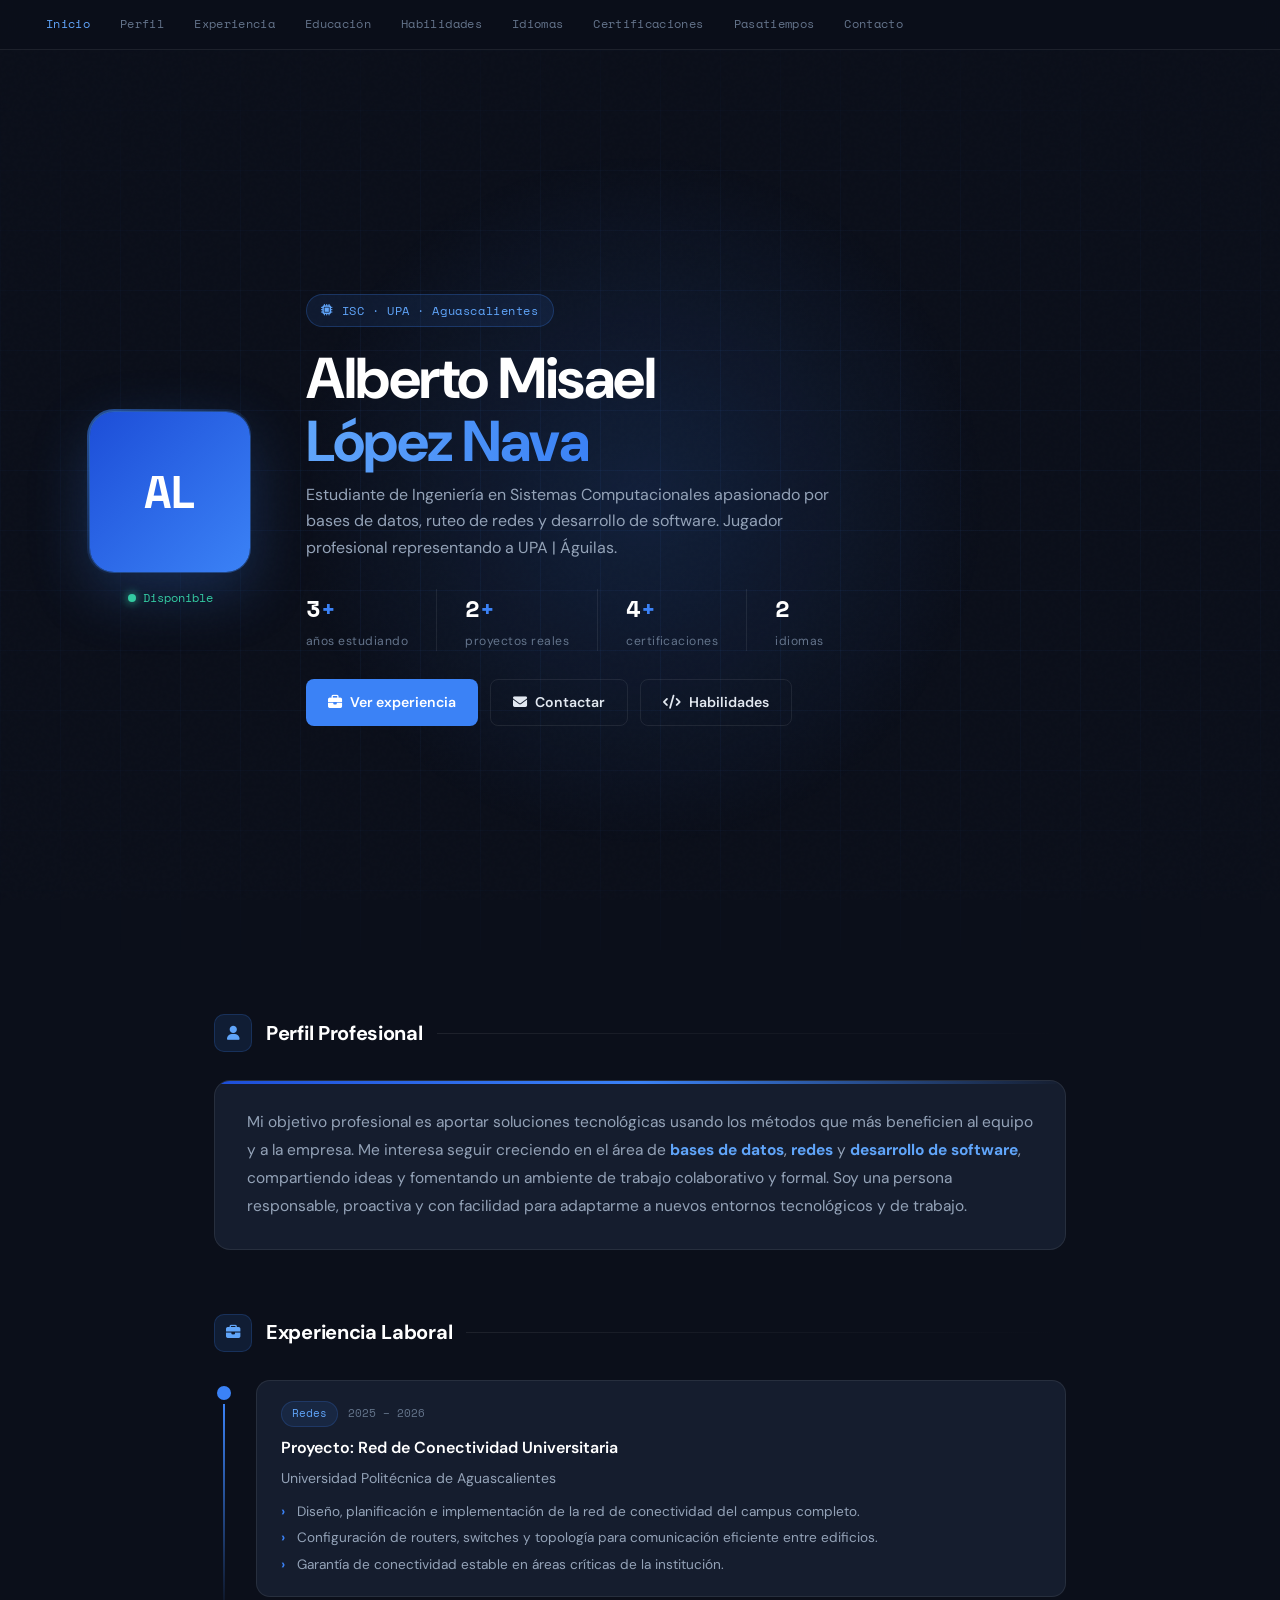
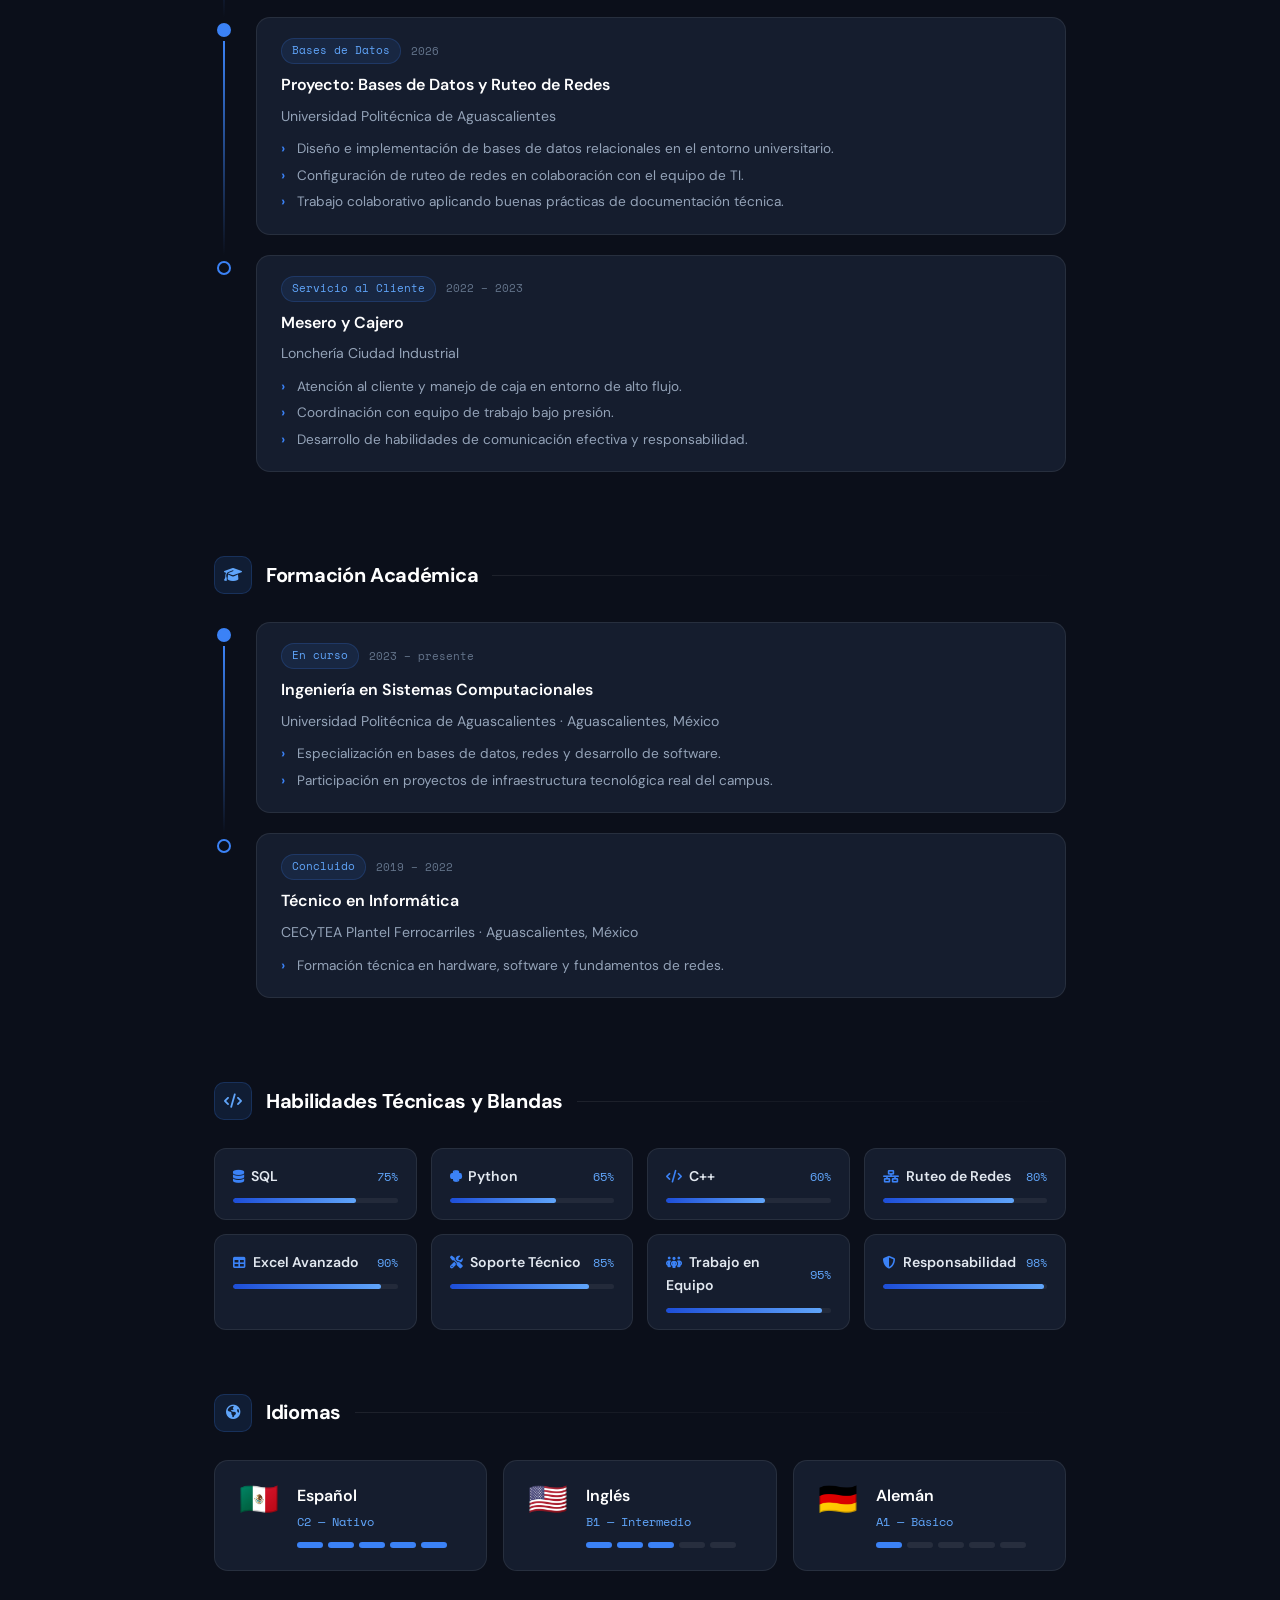
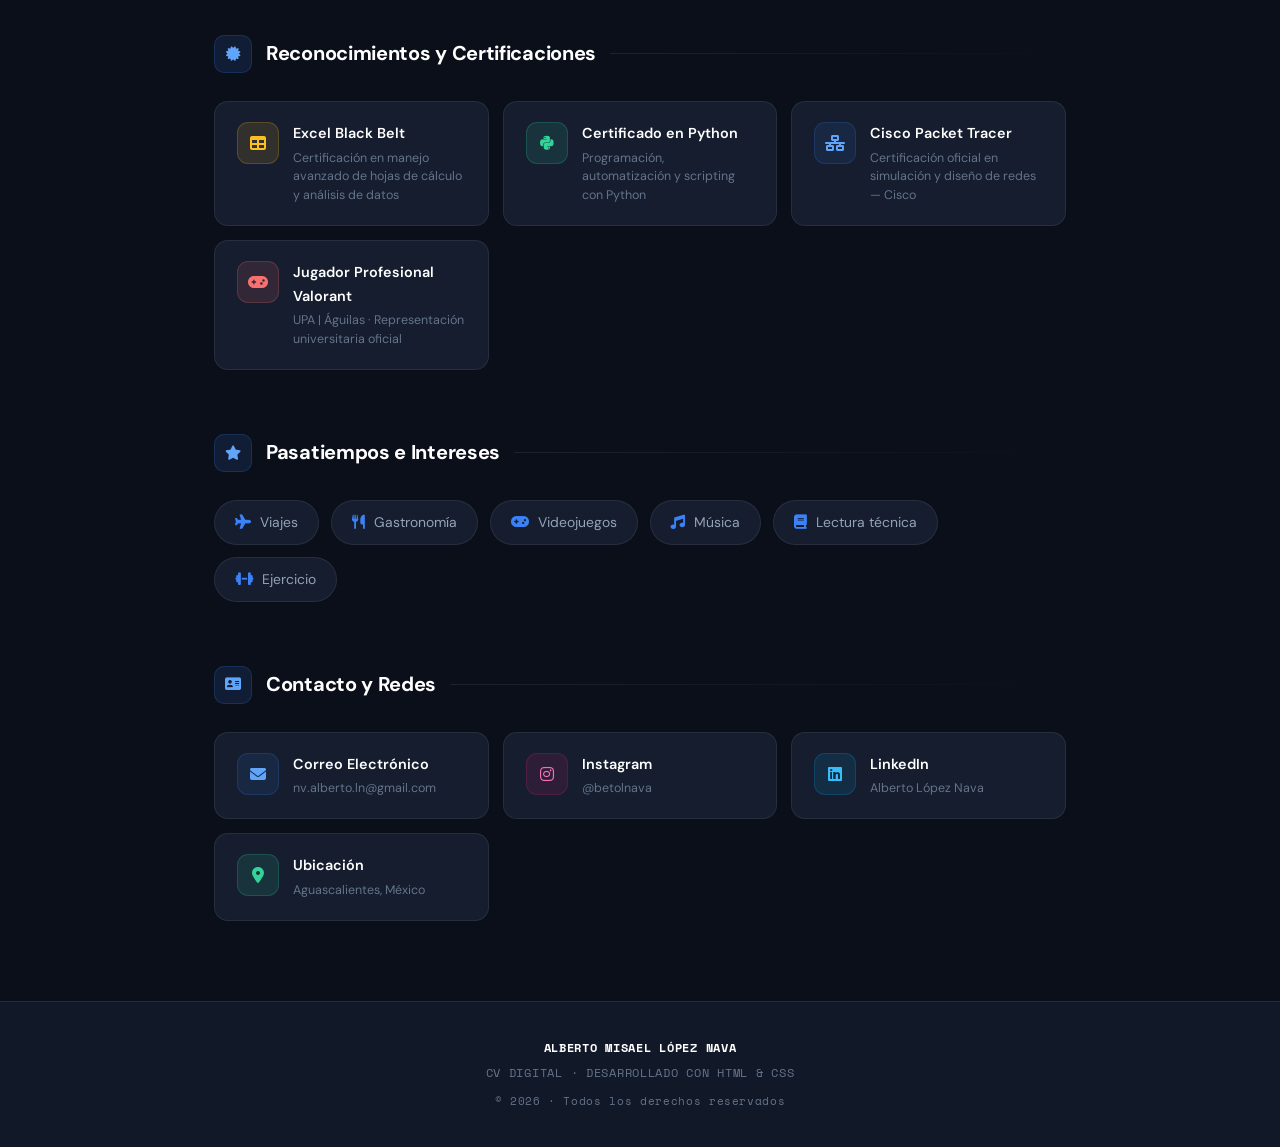
<file: index.html>
<!DOCTYPE html>
<html lang="es">
<head>
  <meta charset="UTF-8">
  <meta name="viewport" content="width=device-width, initial-scale=1.0">
  <title>Alberto Misael López Nava — CV Digital</title>
  <link rel="preconnect" href="https://fonts.googleapis.com">
  <link rel="preconnect" href="https://fonts.gstatic.com" crossorigin>
  <link href="https://fonts.googleapis.com/css2?family=DM+Sans:ital,opsz,wght@0,9..40,300;0,9..40,400;0,9..40,500;0,9..40,600;0,9..40,700;1,9..40,300&family=Space+Mono:wght@400;700&display=swap" rel="stylesheet">
  <link rel="stylesheet" href="https://cdnjs.cloudflare.com/ajax/libs/font-awesome/6.5.0/css/all.min.css">
  <link rel="stylesheet" href="styles.css">
</head>
<body>

<nav>
  <a href="#inicio">Inicio</a>
  <a href="#perfil">Perfil</a>
  <a href="#experiencia">Experiencia</a>
  <a href="#educacion">Educación</a>
  <a href="#habilidades">Habilidades</a>
  <a href="#idiomas">Idiomas</a>
  <a href="#reconocimientos">Certificaciones</a>
  <a href="#pasatiempos">Pasatiempos</a>
  <a href="#contacto">Contacto</a>
</nav>

<header class="hero" id="inicio">
  <div class="hero-grid-bg"></div>
  <div class="hero-glow"></div>

  <div class="hero-inner">
    <div class="avatar-wrap">
      <div class="avatar">AL</div>
      <div class="status-dot">Disponible</div>
    </div>

    <div class="hero-text">
      <div class="chip">
        <i class="fa-solid fa-microchip"></i>
        ISC · UPA · Aguascalientes
      </div>
      <h1>Alberto Misael<br><span>López Nava</span></h1>
      <p class="subtitle">
        Estudiante de Ingeniería en Sistemas Computacionales apasionado por bases de datos,
        ruteo de redes y desarrollo de software. Jugador profesional representando a UPA&nbsp;|&nbsp;Águilas.
      </p>

      <div class="stats-row">
        <div class="stat">
          <span class="stat-num">3<span>+</span></span>
          <span class="stat-label">años estudiando</span>
        </div>
        <div class="stat-divider"></div>
        <div class="stat">
          <span class="stat-num">2<span>+</span></span>
          <span class="stat-label">proyectos reales</span>
        </div>
        <div class="stat-divider"></div>
        <div class="stat">
          <span class="stat-num">4<span>+</span></span>
          <span class="stat-label">certificaciones</span>
        </div>
        <div class="stat-divider"></div>
        <div class="stat">
          <span class="stat-num">2</span>
          <span class="stat-label">idiomas</span>
        </div>
      </div>

      <div class="hero-buttons">
        <a class="btn btn-solid" href="#experiencia">
          <i class="fa-solid fa-briefcase"></i> Ver experiencia
        </a>
        <a class="btn btn-ghost" href="mailto:nv.alberto.ln@gmail.com">
          <i class="fa-solid fa-envelope"></i> Contactar
        </a>
        <a class="btn btn-ghost" href="#habilidades">
          <i class="fa-solid fa-code"></i> Habilidades
        </a>
      </div>
    </div>
  </div>
</header>

<main>

  <section id="perfil" class="reveal">
    <div class="section-head">
      <div class="icon-box"><i class="fa-solid fa-user"></i></div>
      <h2>Perfil Profesional</h2>
      <div class="line"></div>
    </div>
    <div class="perfil-card">
      <p>
        Mi objetivo profesional es aportar soluciones tecnológicas usando los métodos que más
        beneficien al equipo y a la empresa. Me interesa seguir creciendo en el área de
        <strong style="color:var(--accent2)">bases de datos</strong>,
        <strong style="color:var(--accent2)">redes</strong> y
        <strong style="color:var(--accent2)">desarrollo de software</strong>,
        compartiendo ideas y fomentando un ambiente de trabajo colaborativo y formal.
        Soy una persona responsable, proactiva y con facilidad para adaptarme a nuevos entornos
        tecnológicos y de trabajo.
      </p>
    </div>
  </section>

  <section id="experiencia" class="reveal">
    <div class="section-head">
      <div class="icon-box"><i class="fa-solid fa-briefcase"></i></div>
      <h2>Experiencia Laboral</h2>
      <div class="line"></div>
    </div>

    <div class="timeline">

      <div class="tl-item">
        <div class="tl-spine">
          <div class="tl-dot filled"></div>
          <div class="tl-line"></div>
        </div>
        <div class="tl-body">
          <div class="tl-meta">
            <span class="tl-tag">Redes</span>
            <span class="tl-date">2025 – 2026</span>
          </div>
          <h3>Proyecto: Red de Conectividad Universitaria</h3>
          <p>Universidad Politécnica de Aguascalientes</p>
          <ul class="tl-bullets">
            <li>Diseño, planificación e implementación de la red de conectividad del campus completo.</li>
            <li>Configuración de routers, switches y topología para comunicación eficiente entre edificios.</li>
            <li>Garantía de conectividad estable en áreas críticas de la institución.</li>
          </ul>
        </div>
      </div>

      <div class="tl-item">
        <div class="tl-spine">
          <div class="tl-dot filled"></div>
          <div class="tl-line"></div>
        </div>
        <div class="tl-body">
          <div class="tl-meta">
            <span class="tl-tag">Bases de Datos</span>
            <span class="tl-date">2026</span>
          </div>
          <h3>Proyecto: Bases de Datos y Ruteo de Redes</h3>
          <p>Universidad Politécnica de Aguascalientes</p>
          <ul class="tl-bullets">
            <li>Diseño e implementación de bases de datos relacionales en el entorno universitario.</li>
            <li>Configuración de ruteo de redes en colaboración con el equipo de TI.</li>
            <li>Trabajo colaborativo aplicando buenas prácticas de documentación técnica.</li>
          </ul>
        </div>
      </div>

      <div class="tl-item">
        <div class="tl-spine">
          <div class="tl-dot"></div>
          <div class="tl-line"></div>
        </div>
        <div class="tl-body">
          <div class="tl-meta">
            <span class="tl-tag">Servicio al Cliente</span>
            <span class="tl-date">2022 – 2023</span>
          </div>
          <h3>Mesero y Cajero</h3>
          <p>Lonchería Ciudad Industrial</p>
          <ul class="tl-bullets">
            <li>Atención al cliente y manejo de caja en entorno de alto flujo.</li>
            <li>Coordinación con equipo de trabajo bajo presión.</li>
            <li>Desarrollo de habilidades de comunicación efectiva y responsabilidad.</li>
          </ul>
        </div>
      </div>

    </div>
  </section>

  <section id="educacion" class="reveal">
    <div class="section-head">
      <div class="icon-box"><i class="fa-solid fa-graduation-cap"></i></div>
      <h2>Formación Académica</h2>
      <div class="line"></div>
    </div>

    <div class="timeline">

      <div class="tl-item">
        <div class="tl-spine">
          <div class="tl-dot filled"></div>
          <div class="tl-line"></div>
        </div>
        <div class="tl-body">
          <div class="tl-meta">
            <span class="tl-tag">En curso</span>
            <span class="tl-date">2023 – presente</span>
          </div>
          <h3>Ingeniería en Sistemas Computacionales</h3>
          <p>Universidad Politécnica de Aguascalientes · Aguascalientes, México</p>
          <ul class="tl-bullets">
            <li>Especialización en bases de datos, redes y desarrollo de software.</li>
            <li>Participación en proyectos de infraestructura tecnológica real del campus.</li>
          </ul>
        </div>
      </div>

      <div class="tl-item">
        <div class="tl-spine">
          <div class="tl-dot"></div>
          <div class="tl-line"></div>
        </div>
        <div class="tl-body">
          <div class="tl-meta">
            <span class="tl-tag">Concluido</span>
            <span class="tl-date">2019 – 2022</span>
          </div>
          <h3>Técnico en Informática</h3>
          <p>CECyTEA Plantel Ferrocarriles · Aguascalientes, México</p>
          <ul class="tl-bullets">
            <li>Formación técnica en hardware, software y fundamentos de redes.</li>
          </ul>
        </div>
      </div>

    </div>
  </section>

  <section id="habilidades" class="reveal">
    <div class="section-head">
      <div class="icon-box"><i class="fa-solid fa-code"></i></div>
      <h2>Habilidades Técnicas y Blandas</h2>
      <div class="line"></div>
    </div>
    <div class="skills-grid" id="skills-grid"></div>
  </section>

  <section id="idiomas" class="reveal">
    <div class="section-head">
      <div class="icon-box"><i class="fa-solid fa-earth-americas"></i></div>
      <h2>Idiomas</h2>
      <div class="line"></div>
    </div>

    <div class="lang-grid">
      <div class="lang-card">
        <div class="lang-flag">🇲🇽</div>
        <div class="lang-info">
          <h3>Español</h3>
          <div class="level">C2 — Nativo</div>
          <div class="lang-dots">
            <div class="lang-dot on"></div><div class="lang-dot on"></div>
            <div class="lang-dot on"></div><div class="lang-dot on"></div>
            <div class="lang-dot on"></div>
          </div>
        </div>
      </div>

      <div class="lang-card">
        <div class="lang-flag">🇺🇸</div>
        <div class="lang-info">
          <h3>Inglés</h3>
          <div class="level">B1 — Intermedio</div>
          <div class="lang-dots">
            <div class="lang-dot on"></div><div class="lang-dot on"></div>
            <div class="lang-dot on"></div><div class="lang-dot"></div>
            <div class="lang-dot"></div>
          </div>
        </div>
      </div>

      <div class="lang-card">
        <div class="lang-flag">🇩🇪</div>
        <div class="lang-info">
          <h3>Alemán</h3>
          <div class="level">A1 — Básico</div>
          <div class="lang-dots">
            <div class="lang-dot on"></div><div class="lang-dot"></div>
            <div class="lang-dot"></div><div class="lang-dot"></div>
            <div class="lang-dot"></div>
          </div>
        </div>
      </div>
    </div>
  </section>

  <section id="reconocimientos" class="reveal">
    <div class="section-head">
      <div class="icon-box"><i class="fa-solid fa-certificate"></i></div>
      <h2>Reconocimientos y Certificaciones</h2>
      <div class="line"></div>
    </div>

    <div class="cert-grid">
      <div class="cert-card">
        <div class="cert-icon" style="background:rgba(251,191,36,0.12);border-color:rgba(251,191,36,0.2);color:#fbbf24;">
          <i class="fa-solid fa-table"></i>
        </div>
        <div>
          <h3>Excel Black Belt</h3>
          <p>Certificación en manejo avanzado de hojas de cálculo y análisis de datos</p>
        </div>
      </div>

      <div class="cert-card">
        <div class="cert-icon" style="background:rgba(52,211,153,0.12);border-color:rgba(52,211,153,0.2);color:#34d399;">
          <i class="fa-brands fa-python"></i>
        </div>
        <div>
          <h3>Certificado en Python</h3>
          <p>Programación, automatización y scripting con Python</p>
        </div>
      </div>

      <div class="cert-card">
        <div class="cert-icon">
          <i class="fa-solid fa-network-wired"></i>
        </div>
        <div>
          <h3>Cisco Packet Tracer</h3>
          <p>Certificación oficial en simulación y diseño de redes — Cisco</p>
        </div>
      </div>

      <div class="cert-card">
        <div class="cert-icon" style="background:rgba(248,113,113,0.12);border-color:rgba(248,113,113,0.2);color:#f87171;">
          <i class="fa-solid fa-gamepad"></i>
        </div>
        <div>
          <h3>Jugador Profesional Valorant</h3>
          <p>UPA | Águilas · Representación universitaria oficial</p>
        </div>
      </div>
    </div>
  </section>

  <section id="pasatiempos" class="reveal">
    <div class="section-head">
      <div class="icon-box"><i class="fa-solid fa-star"></i></div>
      <h2>Pasatiempos e Intereses</h2>
      <div class="line"></div>
    </div>

    <div class="hobby-grid">
      <div class="hobby-pill"><i class="fa-solid fa-plane"></i> Viajes</div>
      <div class="hobby-pill"><i class="fa-solid fa-utensils"></i> Gastronomía</div>
      <div class="hobby-pill"><i class="fa-solid fa-gamepad"></i> Videojuegos</div>
      <div class="hobby-pill"><i class="fa-solid fa-music"></i> Música</div>
      <div class="hobby-pill"><i class="fa-solid fa-book"></i> Lectura técnica</div>
      <div class="hobby-pill"><i class="fa-solid fa-dumbbell"></i> Ejercicio</div>
    </div>
  </section>

  <section id="contacto" class="reveal">
    <div class="section-head">
      <div class="icon-box"><i class="fa-solid fa-address-card"></i></div>
      <h2>Contacto y Redes</h2>
      <div class="line"></div>
    </div>

    <div class="contact-grid">
      <a class="cert-card" href="mailto:nv.alberto.ln@gmail.com">
        <div class="cert-icon">
          <i class="fa-solid fa-envelope"></i>
        </div>
        <div>
          <h3>Correo Electrónico</h3>
          <p>nv.alberto.ln@gmail.com</p>
        </div>
      </a>

      <a class="cert-card" href="https://instagram.com/betolnava" target="_blank" rel="noopener">
        <div class="cert-icon" style="background:rgba(219,39,119,0.12);border-color:rgba(219,39,119,0.2);color:#f472b6;">
          <i class="fa-brands fa-instagram"></i>
        </div>
        <div>
          <h3>Instagram</h3>
          <p>@betolnava</p>
        </div>
      </a>

      <a class="cert-card" href="https://linkedin.com" target="_blank" rel="noopener">
        <div class="cert-icon" style="background:rgba(14,165,233,0.12);border-color:rgba(14,165,233,0.2);color:#38bdf8;">
          <i class="fa-brands fa-linkedin"></i>
        </div>
        <div>
          <h3>LinkedIn</h3>
          <p>Alberto López Nava</p>
        </div>
      </a>

      <div class="cert-card">
        <div class="cert-icon" style="background:rgba(52,211,153,0.12);border-color:rgba(52,211,153,0.2);color:#34d399;">
          <i class="fa-solid fa-location-dot"></i>
        </div>
        <div>
          <h3>Ubicación</h3>
          <p>Aguascalientes, México</p>
        </div>
      </div>
    </div>
  </section>

</main>

<footer>
  <p>ALBERTO MISAEL LÓPEZ NAVA</p>
  <p>CV DIGITAL · DESARROLLADO CON HTML &amp; CSS</p>
  <p style="margin-top:4px; font-size:.68rem;">© 2026 · Todos los derechos reservados</p>
</footer>

<script>
  const skills = [
    { name: 'SQL',               pct: 75, icon: 'fa-database' },
    { name: 'Python',            pct: 65, icon: 'fa-brands fa-python' },
    { name: 'C++',               pct: 60, icon: 'fa-code' },
    { name: 'Ruteo de Redes',    pct: 80, icon: 'fa-network-wired' },
    { name: 'Excel Avanzado',    pct: 90, icon: 'fa-table' },
    { name: 'Soporte Técnico',   pct: 85, icon: 'fa-screwdriver-wrench' },
    { name: 'Trabajo en Equipo', pct: 95, icon: 'fa-people-group' },
    { name: 'Responsabilidad',   pct: 98, icon: 'fa-shield-halved' },
  ];

  const grid = document.getElementById('skills-grid');
  skills.forEach(s => {
    grid.innerHTML += `
      <div class="skill-item">
        <div class="skill-top">
          <span class="skill-name"><i class="fa-solid ${s.icon}" style="margin-right:7px;font-size:.8rem;color:var(--accent)"></i>${s.name}</span>
          <span class="skill-pct">${s.pct}%</span>
        </div>
        <div class="skill-bar-bg">
          <div class="skill-bar-fill" data-pct="${s.pct}"></div>
        </div>
      </div>`;
  });

  const observer = new IntersectionObserver((entries) => {
    entries.forEach(e => {
      if (e.isIntersecting) {
        e.target.classList.add('visible');
        e.target.querySelectorAll('.skill-bar-fill').forEach(bar => {
          bar.style.width = bar.dataset.pct + '%';
        });
      }
    });
  }, { threshold: 0.12 });

  document.querySelectorAll('.reveal').forEach(el => observer.observe(el));

  document.querySelectorAll('.skill-bar-fill').forEach(bar => {
    const rect = bar.getBoundingClientRect();
    if (rect.top < window.innerHeight) bar.style.width = bar.dataset.pct + '%';
  });

  const sections = document.querySelectorAll('section[id], header[id]');
  const navLinks = document.querySelectorAll('nav a');
  const navObserver = new IntersectionObserver(entries => {
    entries.forEach(e => {
      if (e.isIntersecting) {
        navLinks.forEach(a => a.style.color = '');
        const active = document.querySelector(`nav a[href="#${e.target.id}"]`);
        if (active) active.style.color = 'var(--accent2)';
      }
    });
  }, { rootMargin: '-40% 0px -50% 0px' });
  sections.forEach(s => navObserver.observe(s));
</script>

</body>
</html>
</file>
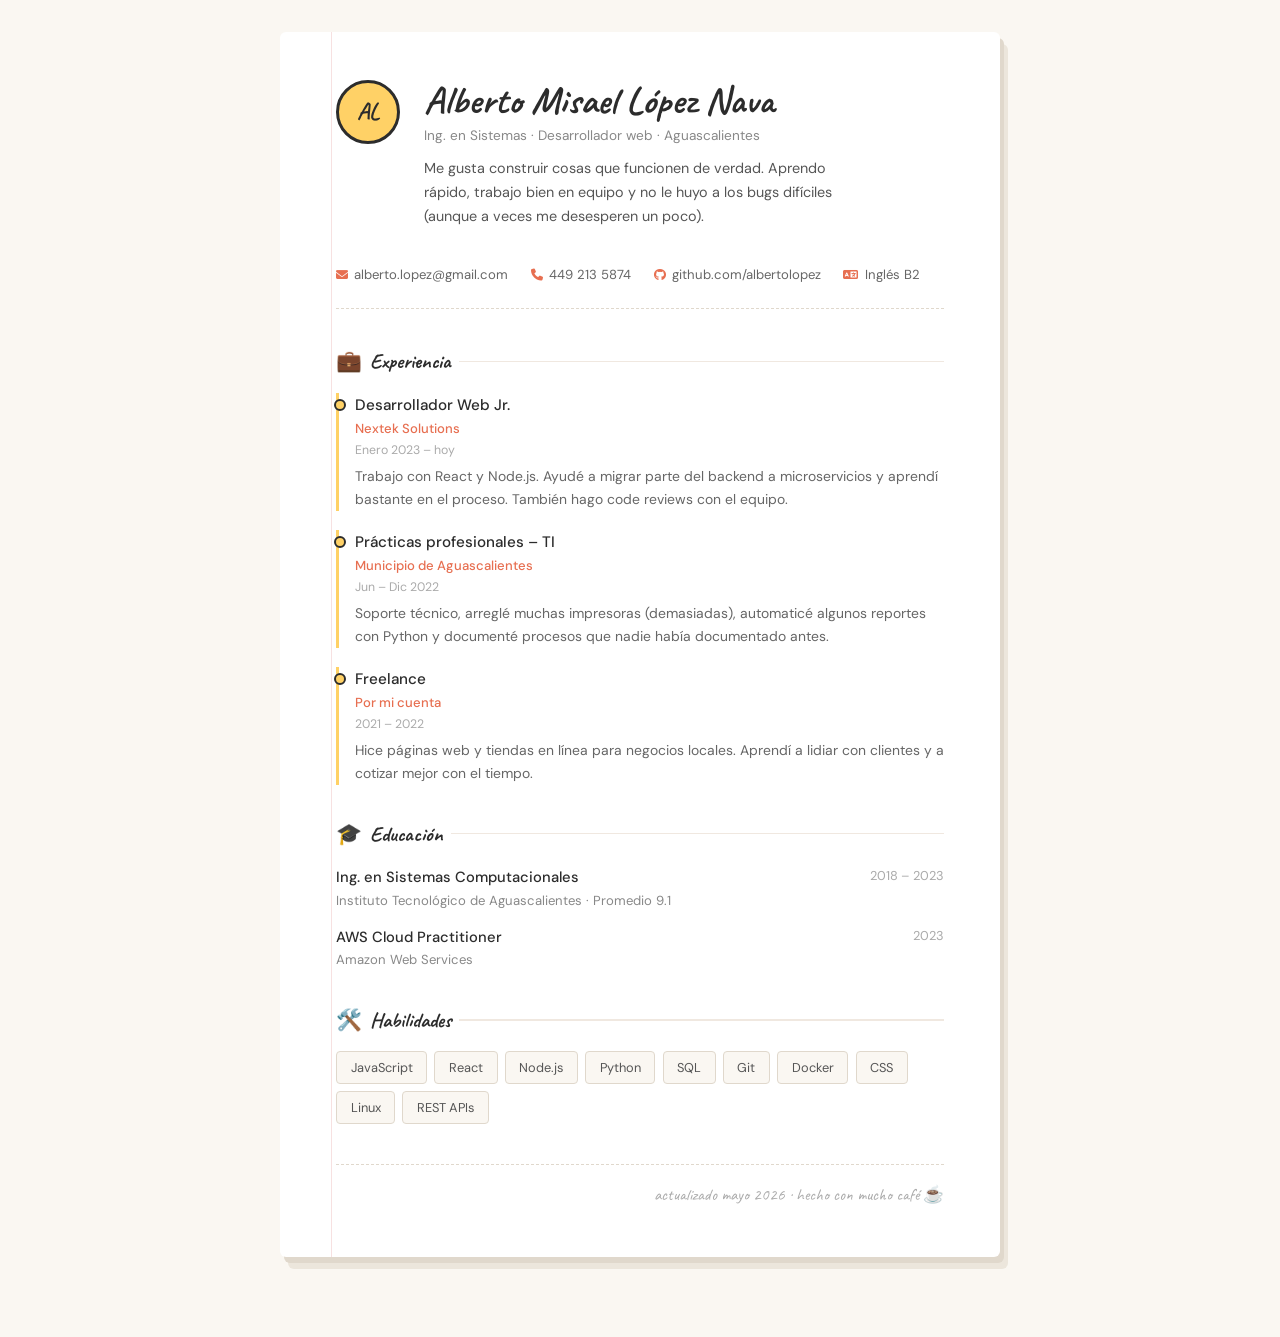
<file: codigoIA.html>
<!DOCTYPE html>
<html lang="es">
<head>
  <meta charset="UTF-8">
  <meta name="viewport" content="width=device-width, initial-scale=1.0">
  <title>Alberto López – CV</title>

  <link rel="preconnect" href="https://fonts.googleapis.com">
  <link rel="preconnect" href="https://fonts.gstatic.com" crossorigin>
  <link href="https://fonts.googleapis.com/css2?family=Caveat:wght@400;600;700&family=DM+Sans:wght@300;400;500&display=swap" rel="stylesheet">
  <link rel="stylesheet" href="https://cdnjs.cloudflare.com/ajax/libs/font-awesome/6.5.0/css/all.min.css">

  <style>
    * { box-sizing: border-box; margin: 0; padding: 0; }

    body {
      background: #faf7f2;
      color: #2c2c2c;
      font-family: 'DM Sans', sans-serif;
      font-size: 15px;
      line-height: 1.65;
      padding: 2rem 1rem 5rem;
    }

    /* Contenedor con efecto papel */
    .paper {
      max-width: 720px;
      margin: 0 auto;
      background: #fff;
      border-radius: 6px;
      padding: 3rem 3.5rem;
      box-shadow: 4px 6px 0px #e0d8cc, 8px 12px 0px #ece6dc;
      position: relative;
    }

    /* Línea izquierda estilo cuaderno */
    .paper::before {
      content: '';
      position: absolute;
      top: 0; bottom: 0;
      left: 3.2rem;
      width: 1px;
      background: #f0c4c4;
      opacity: .5;
    }

    /* Header */
    .header {
      display: flex;
      align-items: flex-start;
      gap: 1.5rem;
      margin-bottom: 2.2rem;
    }

    .avatar {
      width: 64px;
      height: 64px;
      border-radius: 50%;
      background: #ffd166;
      display: flex;
      align-items: center;
      justify-content: center;
      font-family: 'Caveat', cursive;
      font-size: 1.5rem;
      font-weight: 700;
      color: #2c2c2c;
      flex-shrink: 0;
      border: 3px solid #2c2c2c;
    }

    .header-info h1 {
      font-family: 'Caveat', cursive;
      font-size: 2.4rem;
      font-weight: 700;
      line-height: 1.1;
      color: #2c2c2c;
    }

    .header-info .role {
      font-size: .85rem;
      color: #888;
      margin-top: .2rem;
    }

    .header-info .bio {
      margin-top: .6rem;
      font-size: .9rem;
      color: #555;
      max-width: 440px;
    }

    /* Contacto */
    .contacto-row {
      display: flex;
      flex-wrap: wrap;
      gap: .5rem 1.4rem;
      margin-bottom: 2.2rem;
      padding-bottom: 1.4rem;
      border-bottom: 1.5px dashed #e0d8cc;
    }

    .contacto-row a, .contacto-row span {
      font-size: .82rem;
      color: #666;
      text-decoration: none;
      display: flex;
      align-items: center;
      gap: .4rem;
    }

    .contacto-row a:hover { color: #e76f51; }
    .contacto-row i { color: #e76f51; font-size: .75rem; }

    /* Secciones */
    .seccion { margin-bottom: 2rem; }

    .seccion-titulo {
      font-family: 'Caveat', cursive;
      font-size: 1.3rem;
      font-weight: 700;
      color: #2c2c2c;
      margin-bottom: .9rem;
      display: flex;
      align-items: center;
      gap: .5rem;
    }

    .seccion-titulo::after {
      content: '';
      flex: 1;
      height: 1.5px;
      background: #f0e8e0;
    }

    /* Items experiencia */
    .item {
      margin-bottom: 1.2rem;
      padding-left: 1rem;
      border-left: 3px solid #ffd166;
      position: relative;
    }

    .item::before {
      content: '';
      width: 8px;
      height: 8px;
      background: #ffd166;
      border: 2px solid #2c2c2c;
      border-radius: 50%;
      position: absolute;
      left: -5.5px;
      top: 6px;
    }

    .item .puesto { font-weight: 500; font-size: .95rem; color: #2c2c2c; }
    .item .empresa { font-size: .82rem; color: #e76f51; font-weight: 500; }
    .item .fecha { font-size: .77rem; color: #aaa; margin-bottom: .3rem; }
    .item p { font-size: .87rem; color: #666; }

    /* Educación */
    .edu-item {
      display: flex;
      justify-content: space-between;
      align-items: flex-start;
      margin-bottom: .85rem;
      flex-wrap: wrap;
      gap: .2rem;
    }

    .edu-item .inst { font-weight: 500; font-size: .92rem; }
    .edu-item .grado { font-size: .82rem; color: #888; }
    .edu-item .anio { font-size: .8rem; color: #aaa; white-space: nowrap; }

    /* Skills */
    .skills-wrap { display: flex; flex-wrap: wrap; gap: .45rem; }

    .tag {
      padding: .3rem .85rem;
      border-radius: 4px;
      font-size: .8rem;
      border: 1.5px solid #e0d8cc;
      color: #555;
      background: #faf7f2;
      transition: border-color .2s, color .2s;
      cursor: default;
    }

    .tag:hover { border-color: #e76f51; color: #e76f51; }

    /* Nota al pie */
    .nota {
      margin-top: 2.5rem;
      font-family: 'Caveat', cursive;
      font-size: 1.05rem;
      color: #aaa;
      text-align: right;
      border-top: 1.5px dashed #e0d8cc;
      padding-top: 1rem;
    }

    @media (max-width: 560px) {
      .paper { padding: 2rem 1.5rem 2rem 1.8rem; }
      .paper::before { left: 2rem; }
    }
  </style>
</head>
<body>

<div class="paper">

  <div class="header">
    <div class="avatar">AL</div>
    <div class="header-info">
      <h1>Alberto Misael López Nava</h1>
      <div class="role">Ing. en Sistemas · Desarrollador web · Aguascalientes</div>
      <p class="bio">
        Me gusta construir cosas que funcionen de verdad. Aprendo rápido, trabajo bien en equipo
        y no le huyo a los bugs difíciles (aunque a veces me desesperen un poco).
      </p>
    </div>
  </div>

  <div class="contacto-row">
    <span><i class="fa-solid fa-envelope"></i> alberto.lopez@gmail.com</span>
    <span><i class="fa-solid fa-phone"></i> 449 213 5874</span>
    <a href="#"><i class="fa-brands fa-github"></i> github.com/albertolopez</a>
    <span><i class="fa-solid fa-language"></i> Inglés B2</span>
  </div>

  <div class="seccion">
    <div class="seccion-titulo"><span>💼</span> Experiencia</div>

    <div class="item">
      <div class="puesto">Desarrollador Web Jr.</div>
      <div class="empresa">Nextek Solutions</div>
      <div class="fecha">Enero 2023 – hoy</div>
      <p>Trabajo con React y Node.js. Ayudé a migrar parte del backend a microservicios y aprendí bastante en el proceso. También hago code reviews con el equipo.</p>
    </div>

    <div class="item">
      <div class="puesto">Prácticas profesionales – TI</div>
      <div class="empresa">Municipio de Aguascalientes</div>
      <div class="fecha">Jun – Dic 2022</div>
      <p>Soporte técnico, arreglé muchas impresoras (demasiadas), automaticé algunos reportes con Python y documenté procesos que nadie había documentado antes.</p>
    </div>

    <div class="item">
      <div class="puesto">Freelance</div>
      <div class="empresa">Por mi cuenta</div>
      <div class="fecha">2021 – 2022</div>
      <p>Hice páginas web y tiendas en línea para negocios locales. Aprendí a lidiar con clientes y a cotizar mejor con el tiempo.</p>
    </div>
  </div>

  <div class="seccion">
    <div class="seccion-titulo"><span>🎓</span> Educación</div>

    <div class="edu-item">
      <div>
        <div class="inst">Ing. en Sistemas Computacionales</div>
        <div class="grado">Instituto Tecnológico de Aguascalientes · Promedio 9.1</div>
      </div>
      <div class="anio">2018 – 2023</div>
    </div>

    <div class="edu-item">
      <div>
        <div class="inst">AWS Cloud Practitioner</div>
        <div class="grado">Amazon Web Services</div>
      </div>
      <div class="anio">2023</div>
    </div>
  </div>

  <div class="seccion">
    <div class="seccion-titulo"><span>🛠️</span> Habilidades</div>
    <div class="skills-wrap">
      <span class="tag">JavaScript</span>
      <span class="tag">React</span>
      <span class="tag">Node.js</span>
      <span class="tag">Python</span>
      <span class="tag">SQL</span>
      <span class="tag">Git</span>
      <span class="tag">Docker</span>
      <span class="tag">CSS</span>
      <span class="tag">Linux</span>
      <span class="tag">REST APIs</span>
    </div>
  </div>

  <div class="nota">
    actualizado mayo 2026 · hecho con mucho café ☕
  </div>

</div>

</body>
</html>
</file>
<file: styles.css>
*, *::before, *::after { margin: 0; padding: 0; box-sizing: border-box; }

:root {
  --bg:      #0b0f1a;
  --bg2:     #111827;
  --bg3:     #1a2235;
  --card:    #151d2e;
  --border:  rgba(255,255,255,0.08);
  --accent:  #3b82f6;
  --accent2: #60a5fa;
  --accent3: #1d4ed8;
  --green:   #34d399;
  --amber:   #fbbf24;
  --text:    #e2e8f0;
  --muted:   #94a3b8;
  --dim:     #64748b;
  --white:   #ffffff;
  --mono:    'Space Mono', monospace;
  --sans:    'DM Sans', sans-serif;
}

html { scroll-behavior: smooth; }

body {
  font-family: var(--sans);
  background: var(--bg);
  color: var(--text);
  line-height: 1.65;
  overflow-x: hidden;
}

a { color: inherit; text-decoration: none; }

body::before {
  content: '';
  position: fixed;
  inset: 0;
  background-image: url("data:image/svg+xml,%3Csvg viewBox='0 0 256 256' xmlns='http://www.w3.org/2000/svg'%3E%3Cfilter id='noise'%3E%3CfeTurbulence type='fractalNoise' baseFrequency='0.9' numOctaves='4' stitchTiles='stitch'/%3E%3C/filter%3E%3Crect width='100%25' height='100%25' filter='url(%23noise)' opacity='0.03'/%3E%3C/svg%3E");
  pointer-events: none;
  z-index: 0;
  opacity: .4;
}

.reveal {
  opacity: 0;
  transform: translateY(28px);
  transition: opacity 0.6s ease, transform 0.6s ease;
}
.reveal.visible {
  opacity: 1;
  transform: none;
}

nav {
  position: sticky;
  top: 0;
  z-index: 200;
  background: rgba(11,15,26,0.85);
  backdrop-filter: blur(16px);
  -webkit-backdrop-filter: blur(16px);
  border-bottom: 1px solid var(--border);
  display: flex;
  align-items: center;
  padding: 0 32px;
  gap: 2px;
  overflow-x: auto;
}
nav::-webkit-scrollbar { display: none; }

nav a {
  font-family: var(--mono);
  font-size: 0.72rem;
  color: var(--dim);
  padding: 14px 14px;
  border-bottom: 2px solid transparent;
  white-space: nowrap;
  transition: color .2s, border-color .2s;
  letter-spacing: 0.03em;
}
nav a:hover { color: var(--accent2); border-bottom-color: var(--accent); }

.hero {
  min-height: 100vh;
  position: relative;
  display: flex;
  align-items: center;
  justify-content: center;
  padding: 80px 24px 60px;
  overflow: hidden;
}

.hero-grid-bg {
  position: absolute;
  inset: 0;
  background-image:
    linear-gradient(rgba(59,130,246,0.06) 1px, transparent 1px),
    linear-gradient(90deg, rgba(59,130,246,0.06) 1px, transparent 1px);
  background-size: 60px 60px;
  mask-image: radial-gradient(ellipse 80% 60% at 50% 50%, black 30%, transparent 100%);
}

.hero-glow {
  position: absolute;
  width: 700px;
  height: 700px;
  border-radius: 50%;
  background: radial-gradient(circle, rgba(59,130,246,0.15) 0%, transparent 70%);
  top: 50%;
  left: 50%;
  transform: translate(-50%, -50%);
  pointer-events: none;
}

.hero-inner {
  position: relative;
  z-index: 1;
  width: min(1100px, 100%);
  display: grid;
  grid-template-columns: auto 1fr;
  gap: 56px;
  align-items: center;
}

.avatar-wrap {
  display: flex;
  flex-direction: column;
  align-items: center;
  gap: 16px;
}

.avatar {
  width: 160px;
  height: 160px;
  border-radius: 24px;
  background: linear-gradient(135deg, var(--accent3) 0%, var(--accent) 100%);
  display: flex;
  align-items: center;
  justify-content: center;
  font-family: var(--mono);
  font-size: 2.8rem;
  font-weight: 700;
  color: white;
  letter-spacing: -2px;
  position: relative;
  box-shadow: 0 0 0 1px rgba(59,130,246,0.4), 0 20px 60px rgba(59,130,246,0.25);
}

.avatar::after {
  content: '';
  position: absolute;
  inset: -3px;
  border-radius: 27px;
  background: linear-gradient(135deg, rgba(59,130,246,0.6), transparent 60%);
  z-index: -1;
}

.status-dot {
  display: flex;
  align-items: center;
  gap: 7px;
  font-size: 0.78rem;
  color: var(--green);
  font-family: var(--mono);
}
.status-dot::before {
  content: '';
  width: 8px; height: 8px;
  border-radius: 50%;
  background: var(--green);
  box-shadow: 0 0 10px var(--green);
  animation: pulse-dot 2s infinite;
}
@keyframes pulse-dot {
  0%, 100% { opacity: 1; box-shadow: 0 0 6px var(--green); }
  50% { opacity: .6; box-shadow: 0 0 16px var(--green); }
}

.hero-text .chip {
  display: inline-flex;
  align-items: center;
  gap: 8px;
  font-family: var(--mono);
  font-size: 0.72rem;
  color: var(--accent2);
  background: rgba(59,130,246,0.1);
  border: 1px solid rgba(59,130,246,0.25);
  padding: 6px 14px;
  border-radius: 999px;
  margin-bottom: 20px;
  letter-spacing: 0.05em;
}

.hero-text h1 {
  font-size: clamp(2.2rem, 5vw, 3.6rem);
  font-weight: 700;
  line-height: 1.1;
  letter-spacing: -1.5px;
  color: var(--white);
  margin-bottom: 8px;
}

.hero-text h1 span {
  background: linear-gradient(90deg, var(--accent2), var(--accent));
  -webkit-background-clip: text;
  -webkit-text-fill-color: transparent;
  background-clip: text;
}

.hero-text .subtitle {
  font-size: 1rem;
  color: var(--muted);
  margin-bottom: 20px;
  max-width: 540px;
}

.stats-row {
  display: flex;
  gap: 28px;
  margin: 28px 0;
  flex-wrap: wrap;
}
.stat { display: flex; flex-direction: column; gap: 2px; }
.stat-num {
  font-family: var(--mono);
  font-size: 1.5rem;
  font-weight: 700;
  color: var(--white);
}
.stat-num span { color: var(--accent); }
.stat-label { font-size: 0.76rem; color: var(--dim); letter-spacing: 0.04em; }
.stat-divider { width: 1px; background: var(--border); align-self: stretch; }

.hero-buttons { display: flex; flex-wrap: wrap; gap: 12px; }

.btn {
  display: inline-flex;
  align-items: center;
  gap: 8px;
  padding: 11px 22px;
  border-radius: 8px;
  font-family: var(--sans);
  font-size: 0.88rem;
  font-weight: 600;
  cursor: pointer;
  transition: all .2s;
  position: relative;
  overflow: hidden;
}
.btn-solid {
  background: var(--accent);
  color: white;
  border: none;
}
.btn-solid:hover { background: var(--accent2); box-shadow: 0 0 20px rgba(59,130,246,0.4); }
.btn-ghost {
  background: transparent;
  color: var(--text);
  border: 1px solid var(--border);
}
.btn-ghost:hover { border-color: var(--accent); color: var(--accent2); }

main {
  max-width: 900px;
  margin: 0 auto;
  padding: 64px 24px 80px;
  display: flex;
  flex-direction: column;
  gap: 64px;
}

.section-head {
  display: flex;
  align-items: center;
  gap: 14px;
  margin-bottom: 28px;
}
.section-head .icon-box {
  width: 38px; height: 38px;
  border-radius: 10px;
  background: rgba(59,130,246,0.12);
  border: 1px solid rgba(59,130,246,0.2);
  display: flex; align-items: center; justify-content: center;
  color: var(--accent2);
  font-size: 0.9rem;
  flex-shrink: 0;
}
.section-head h2 {
  font-size: 1.25rem;
  font-weight: 700;
  color: var(--white);
  letter-spacing: -0.3px;
}
.section-head .line {
  flex: 1;
  height: 1px;
  background: linear-gradient(90deg, var(--border), transparent);
}

.perfil-card {
  background: var(--card);
  border: 1px solid var(--border);
  border-radius: 16px;
  padding: 28px 32px;
  position: relative;
  overflow: hidden;
}
.perfil-card::before {
  content: '';
  position: absolute;
  top: 0; left: 0; right: 0;
  height: 3px;
  background: linear-gradient(90deg, var(--accent3), var(--accent), transparent);
}
.perfil-card p {
  color: var(--muted);
  font-size: 0.97rem;
  line-height: 1.8;
}

.timeline { display: flex; flex-direction: column; gap: 0; }

.tl-item {
  display: grid;
  grid-template-columns: 20px 1fr;
  gap: 0 22px;
}

.tl-spine {
  display: flex;
  flex-direction: column;
  align-items: center;
}
.tl-dot {
  width: 14px; height: 14px;
  border-radius: 50%;
  border: 2px solid var(--accent);
  background: var(--bg);
  flex-shrink: 0;
  margin-top: 6px;
  position: relative;
  z-index: 1;
}
.tl-dot.filled { background: var(--accent); }
.tl-line {
  flex: 1;
  width: 2px;
  background: linear-gradient(to bottom, var(--accent), transparent);
  margin-top: 4px;
}
.tl-item:last-child .tl-line { display: none; }

.tl-body {
  background: var(--card);
  border: 1px solid var(--border);
  border-radius: 14px;
  padding: 20px 24px;
  margin-bottom: 20px;
  transition: border-color .2s, box-shadow .2s;
}
.tl-body:hover {
  border-color: rgba(59,130,246,0.35);
  box-shadow: 0 4px 24px rgba(59,130,246,0.08);
}

.tl-meta {
  display: flex;
  align-items: center;
  gap: 10px;
  margin-bottom: 8px;
  flex-wrap: wrap;
}

.tl-tag {
  font-family: var(--mono);
  font-size: 0.68rem;
  color: var(--accent2);
  background: rgba(59,130,246,0.1);
  padding: 3px 10px;
  border-radius: 999px;
  border: 1px solid rgba(59,130,246,0.2);
}

.tl-date {
  font-family: var(--mono);
  font-size: 0.7rem;
  color: var(--dim);
}

.tl-body h3 {
  font-size: 1rem;
  font-weight: 600;
  color: var(--white);
  margin-bottom: 6px;
}
.tl-body p {
  font-size: 0.88rem;
  color: var(--muted);
  line-height: 1.7;
}

.tl-bullets {
  margin-top: 10px;
  display: flex;
  flex-direction: column;
  gap: 4px;
}
.tl-bullets li {
  list-style: none;
  font-size: 0.85rem;
  color: var(--muted);
  padding-left: 16px;
  position: relative;
}
.tl-bullets li::before {
  content: '›';
  position: absolute; left: 0;
  color: var(--accent);
  font-weight: 700;
}

.skills-grid {
  display: grid;
  grid-template-columns: repeat(auto-fill, minmax(200px, 1fr));
  gap: 14px;
}

.skill-item {
  background: var(--card);
  border: 1px solid var(--border);
  border-radius: 12px;
  padding: 16px 18px;
  transition: border-color .2s;
}
.skill-item:hover { border-color: rgba(59,130,246,0.4); }

.skill-top {
  display: flex;
  justify-content: space-between;
  align-items: center;
  margin-bottom: 10px;
}
.skill-name { font-size: 0.88rem; font-weight: 600; color: var(--text); }
.skill-pct { font-family: var(--mono); font-size: 0.72rem; color: var(--accent2); }

.skill-bar-bg {
  height: 5px;
  background: rgba(255,255,255,0.06);
  border-radius: 999px;
  overflow: hidden;
}
.skill-bar-fill {
  height: 100%;
  border-radius: 999px;
  background: linear-gradient(90deg, var(--accent3), var(--accent2));
  width: 0;
  transition: width 1.2s cubic-bezier(.4,0,.2,1);
}

.lang-grid {
  display: grid;
  grid-template-columns: repeat(auto-fill, minmax(260px, 1fr));
  gap: 16px;
}

.lang-card {
  background: var(--card);
  border: 1px solid var(--border);
  border-radius: 14px;
  padding: 22px 24px;
  display: flex;
  gap: 18px;
  align-items: flex-start;
  transition: border-color .2s;
}
.lang-card:hover { border-color: rgba(59,130,246,0.35); }

.lang-flag { font-size: 2rem; line-height: 1; }

.lang-info h3 { font-size: 1rem; font-weight: 600; color: var(--white); margin-bottom: 3px; }
.lang-info .level { font-family: var(--mono); font-size: 0.75rem; color: var(--accent2); margin-bottom: 10px; }

.lang-dots { display: flex; gap: 5px; }
.lang-dot {
  width: 26px; height: 6px;
  border-radius: 3px;
  background: rgba(255,255,255,0.08);
}
.lang-dot.on { background: var(--accent); }

.cert-grid {
  display: grid;
  grid-template-columns: repeat(auto-fill, minmax(220px, 1fr));
  gap: 14px;
}

.cert-card {
  background: var(--card);
  border: 1px solid var(--border);
  border-radius: 14px;
  padding: 20px 22px;
  display: flex;
  gap: 14px;
  align-items: flex-start;
  transition: border-color .2s, box-shadow .2s;
  cursor: default;
}
.cert-card:hover {
  border-color: rgba(59,130,246,0.35);
  box-shadow: 0 4px 20px rgba(59,130,246,0.08);
}
a.cert-card:hover { border-color: rgba(96,165,250,0.5); }

.cert-icon {
  width: 42px; height: 42px;
  border-radius: 11px;
  background: rgba(59,130,246,0.1);
  border: 1px solid rgba(59,130,246,0.18);
  color: var(--accent2);
  display: flex; align-items: center; justify-content: center;
  font-size: 1rem;
  flex-shrink: 0;
}

.cert-card h3 { font-size: 0.9rem; font-weight: 600; color: var(--white); margin-bottom: 3px; }
.cert-card p { font-size: 0.78rem; color: var(--dim); line-height: 1.5; }

.contact-grid {
  display: grid;
  grid-template-columns: repeat(auto-fill, minmax(240px, 1fr));
  gap: 14px;
}

.hobby-grid {
  display: flex;
  flex-wrap: wrap;
  gap: 12px;
}
.hobby-pill {
  display: inline-flex;
  align-items: center;
  gap: 9px;
  background: var(--card);
  border: 1px solid var(--border);
  border-radius: 999px;
  padding: 10px 20px;
  font-size: 0.87rem;
  color: var(--muted);
  transition: border-color .2s, color .2s;
}
.hobby-pill i { color: var(--accent); font-size: 0.9rem; }
.hobby-pill:hover { border-color: var(--accent); color: var(--text); }

footer {
  background: var(--bg2);
  border-top: 1px solid var(--border);
  text-align: center;
  padding: 36px 20px;
  display: flex;
  flex-direction: column;
  gap: 6px;
}
footer p { font-family: var(--mono); font-size: 0.75rem; color: var(--dim); letter-spacing: .06em; }
footer p:first-child { color: var(--white); font-weight: 700; }

@media (max-width: 680px) {
  .hero-inner { grid-template-columns: 1fr; text-align: center; }
  .avatar-wrap { margin: 0 auto; }
  .stats-row { justify-content: center; }
  .hero-buttons { justify-content: center; }
  nav { padding: 0 12px; }
}
</file>
